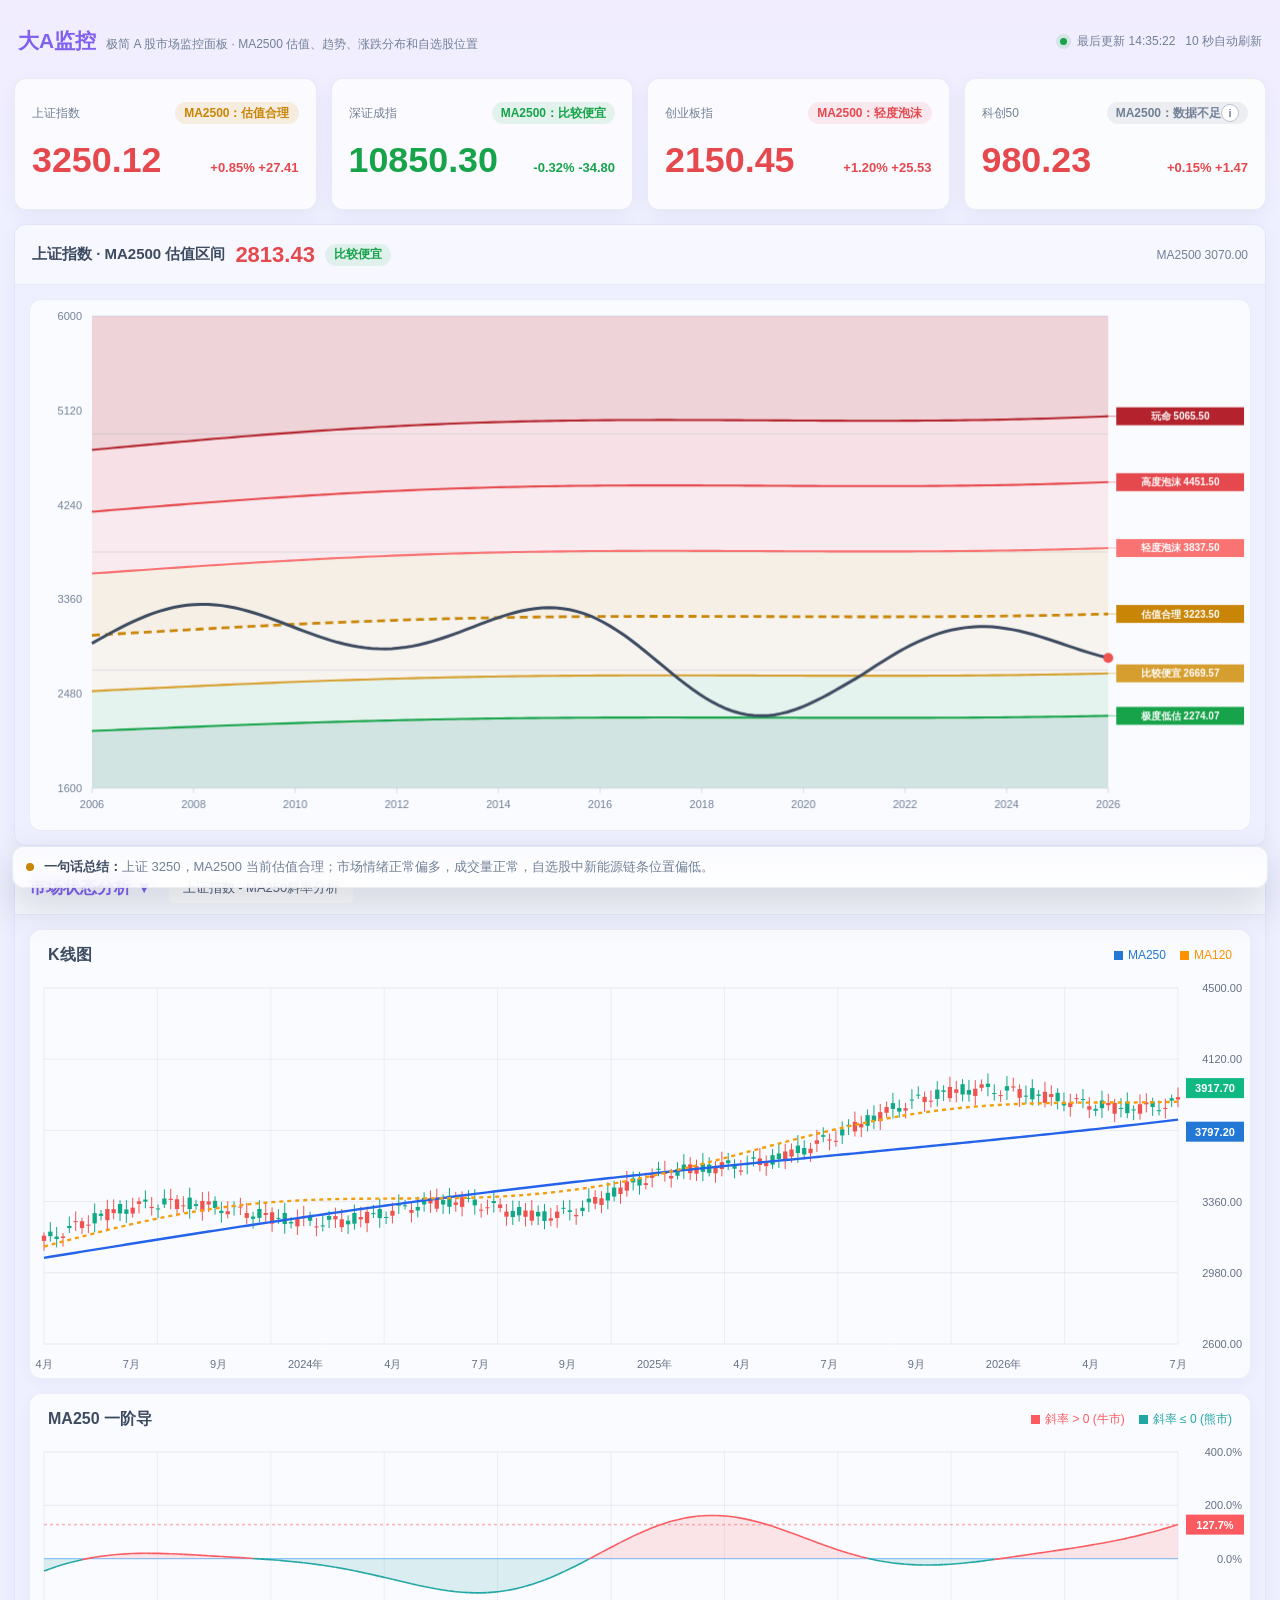
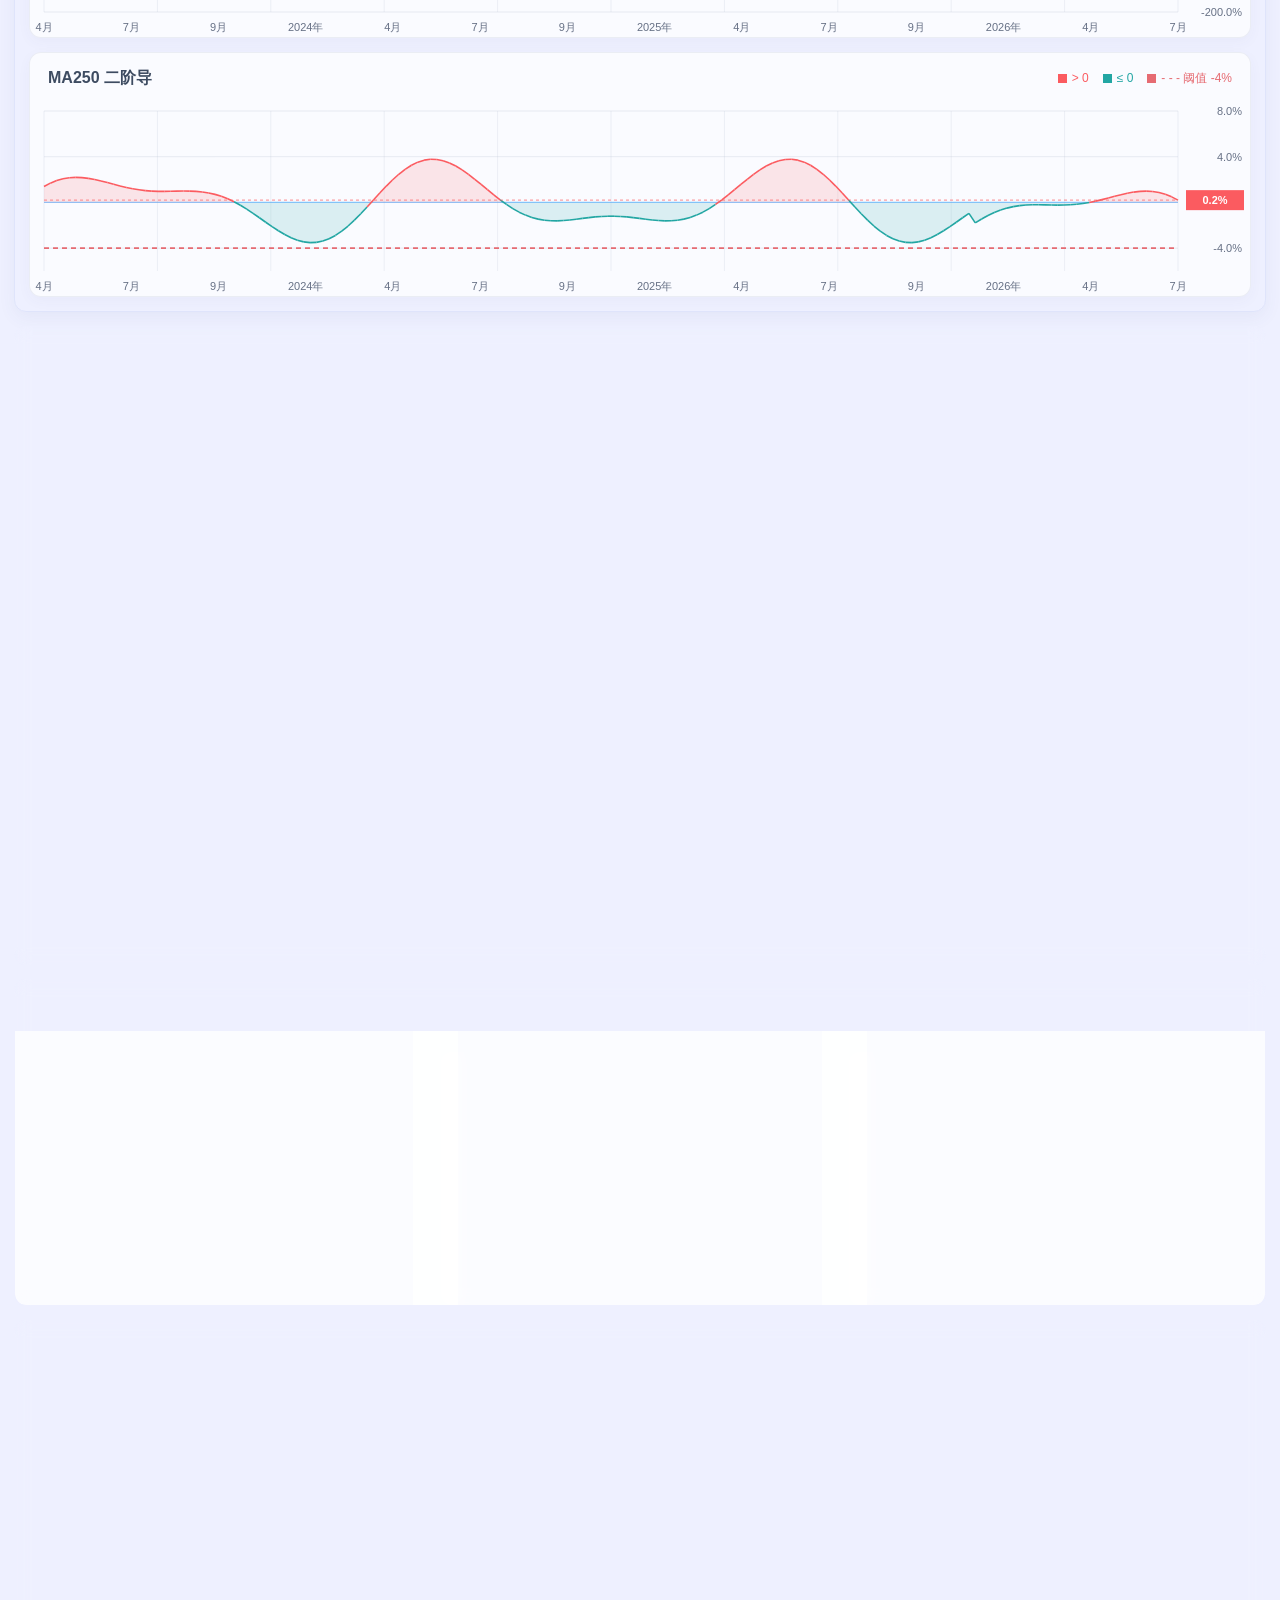
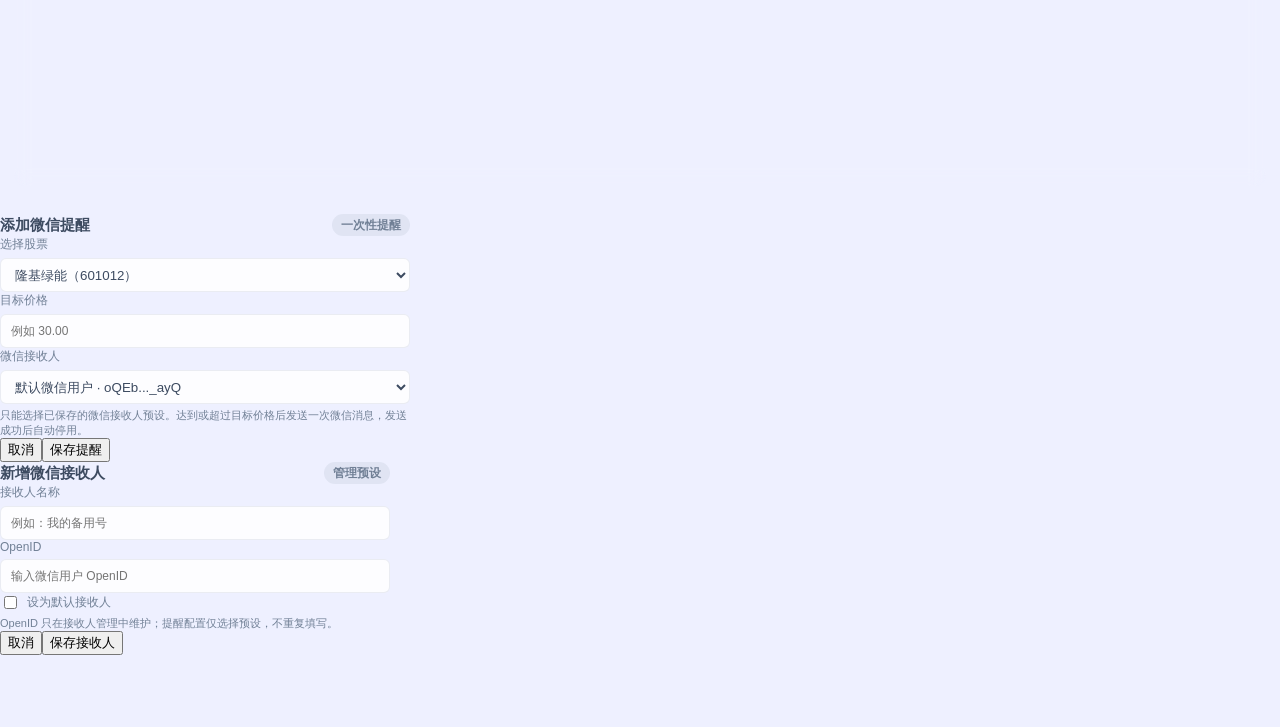
<file: design-prototype.html>
<!DOCTYPE html>
<html lang="zh-CN">
<head>
<meta charset="UTF-8">
<meta name="viewport" content="width=device-width, initial-scale=1.0">
<title>大A监控 · 设计原型</title>
<link rel="icon" href="data:,">
<style>
  :root {
    --bg: #eef0ff;
    --panel: rgba(255, 255, 255, .78);
    --panel-solid: #ffffff;
    --panel-soft: rgba(255, 255, 255, .56);
    --line: rgba(148, 163, 184, .18);
    --line-soft: rgba(100, 116, 139, .14);
    --text: #3d4b61;
    --muted: #718096;
    --red: #e5484d;
    --green: #16a34a;
    --orange: #c98505;
    --blue: #2563eb;
    --cyan: #0891b2;
    --shadow: 0 6px 18px rgba(76, 81, 140, .06);
    --radius: 12px;
    --gap: 14px;
  }

  * { box-sizing: border-box; }
  html, body { min-height: 100%; max-width: 100%; overflow-x: hidden; }
  body {
    margin: 0;
    padding-bottom: 72px;
    background: linear-gradient(180deg, #f1edff 0, var(--bg) 260px, #eef0ff 100%);
    color: var(--text);
    font-family: -apple-system, BlinkMacSystemFont, "Segoe UI", "PingFang SC", "Microsoft YaHei", sans-serif;
    font-size: 13px;
    letter-spacing: 0;
  }

  button, input { font: inherit; }

  .app {
    width: min(1480px, 100%);
    min-height: 100vh;
    margin: 0 auto;
    padding: 18px 14px 28px;
    display: grid;
    gap: var(--gap);
  }

  .topbar {
    display: grid;
    grid-template-columns: minmax(0, 1fr) auto;
    align-items: center;
    gap: 12px;
    min-height: 46px;
    padding: 0 4px;
  }

  .brand {
    display: flex;
    align-items: baseline;
    gap: 10px;
    min-width: 0;
  }

  h1 {
    margin: 0;
    color: #8061ef;
    font-size: 21px;
    font-weight: 780;
    white-space: nowrap;
  }

  .subtitle {
    color: var(--muted);
    font-size: 12px;
    overflow: hidden;
    text-overflow: ellipsis;
    white-space: nowrap;
  }

  .runtime {
    display: flex;
    justify-content: flex-end;
    align-items: center;
    gap: 10px;
    color: var(--muted);
    font-size: 12px;
    white-space: nowrap;
  }

  .dot {
    width: 7px;
    height: 7px;
    border-radius: 50%;
    background: var(--green);
    box-shadow: 0 0 0 4px rgba(22, 163, 74, .13);
  }

  .grid { display: grid; gap: var(--gap); min-width: 0; }
  .indices { grid-template-columns: repeat(4, minmax(0, 1fr)); }

  .card {
    min-width: 0;
    background: var(--panel);
    border: 1px solid var(--line);
    border-radius: var(--radius);
    box-shadow: var(--shadow);
    backdrop-filter: blur(8px);
  }

  .pill {
    display: inline-flex;
    align-items: center;
    justify-content: center;
    min-height: 22px;
    padding: 2px 9px;
    border-radius: 999px;
    font-size: 12px;
    font-weight: 720;
    line-height: 1.2;
    white-space: nowrap;
  }

  .pill.low { color: var(--green); background: rgba(22, 163, 74, .10); }
  .pill.fair { color: var(--orange); background: rgba(201, 133, 5, .12); }
  .pill.high { color: var(--red); background: rgba(229, 72, 77, .10); }
  .pill.blue { color: var(--blue); background: rgba(37, 99, 235, .10); }
  .pill.gray { color: var(--muted); background: rgba(100, 116, 139, .10); }

  .up { color: var(--red); }
  .down { color: var(--green); }
  .neutral { color: var(--orange); }
  .blue { color: var(--blue); }

  .section-head,
  .index-head,
  .stock-head {
    display: flex;
    align-items: center;
    justify-content: space-between;
    gap: 10px;
    min-width: 0;
  }

  .section-title {
    margin: 0;
    color: #3d4b61;
    font-size: 15px;
    font-weight: 760;
  }

  .section-sub {
    color: var(--muted);
    font-size: 12px;
  }

  .index-card {
    padding: 16px 17px;
    display: grid;
    gap: 12px;
    min-height: 132px;
    background: rgba(255, 255, 255, .72);
  }

  .index-card.insufficient { background: #fbfcfe; }

  .info-button {
    width: 18px;
    height: 18px;
    padding: 0;
    border: 1px solid #b8c4d4;
    border-radius: 50%;
    background: #fff;
    color: var(--muted);
    font-size: 11px;
    font-weight: 800;
    line-height: 16px;
  }

  .name {
    color: var(--muted);
    font-size: 12px;
    white-space: nowrap;
  }

  .value-row {
    display: flex;
    align-items: baseline;
    justify-content: space-between;
    gap: 8px;
  }

  .index-value {
    font-size: clamp(25px, 2.8vw, 38px);
    font-weight: 820;
    line-height: 1;
  }

  .change {
    font-weight: 720;
    white-space: nowrap;
  }

  .ma-card {
    padding: 0;
    display: grid;
    grid-template-rows: auto minmax(560px, 62vh);
    gap: 0;
    overflow: hidden;
    background: #eef0ff;
    border-color: #dfe4fb;
  }

  .ma-titlebar {
    min-height: 60px;
    padding: 12px 17px;
    background: rgba(255, 255, 255, .58);
    border-bottom: 1px solid rgba(148, 163, 184, .16);
    display: flex;
    justify-content: space-between;
    align-items: center;
    gap: 12px;
    flex-wrap: wrap;
  }

  .ma-title-left,
  .ma-title-meta {
    display: flex;
    align-items: center;
    gap: 10px;
    flex-wrap: wrap;
  }

  .ma-head-price {
    color: var(--red);
    font-size: 22px;
    font-weight: 820;
    line-height: 1;
  }

  .chart-wrap {
    position: relative;
    min-height: 0;
    margin: 14px;
    border: 1px solid rgba(148, 163, 184, .16);
    border-radius: 12px;
    overflow: hidden;
    background: rgba(255, 255, 255, .72);
  }

  .chart-empty {
    position: absolute;
    inset: 0;
    display: grid;
    place-items: center;
    padding: 20px;
    color: var(--muted);
    text-align: center;
    background: rgba(248, 250, 252, .88);
  }

  .chart-empty strong {
    display: block;
    margin-bottom: 5px;
    color: var(--text);
    font-size: 16px;
  }

  canvas { display: block; width: 100%; height: 100%; }

  .zone-labels {
    position: absolute;
    inset: 14px 12px 14px auto;
    width: 96px;
    display: grid;
    grid-template-rows: repeat(7, 1fr);
    pointer-events: none;
    color: #344054;
    font-size: 11px;
    font-weight: 760;
  }

  .zone-labels span {
    align-self: center;
    justify-self: end;
    padding: 2px 7px;
    border: 1px solid rgba(148, 163, 184, .28);
    border-radius: 999px;
    background: rgba(255, 255, 255, .78);
    backdrop-filter: blur(3px);
  }

  .analysis-card,
  .distribution-card,
  .stock-panel {
    padding: 16px 17px 17px;
    display: grid;
    gap: 12px;
  }

  .distribution-card,
  .stock-panel {
    padding: 0;
    overflow: hidden;
    background: #eef0ff;
    border-color: #dfe4fb;
  }

  .distribution-card > .section-head,
  .stock-panel > .section-head {
    min-height: 60px;
    margin: 0;
    padding: 12px 17px;
    background: rgba(255, 255, 255, .58);
    border-bottom: 1px solid rgba(148, 163, 184, .16);
  }

  .distribution-card > :not(.section-head),
  .stock-panel > :not(.section-head) {
    margin-right: 17px;
    margin-left: 17px;
  }

  .analysis-card {
    padding: 0;
    gap: 0;
    overflow: hidden;
    background: #eef0ff;
    border-color: #dfe4fb;
  }

  .analysis-toolbar {
    min-height: 54px;
    padding: 10px 14px;
    display: flex;
    align-items: center;
    gap: 16px;
    background: rgba(255, 255, 255, .58);
    border-bottom: 1px solid rgba(148, 163, 184, .16);
  }

  .analysis-toolbar .section-title {
    color: #8061ef;
    font-size: 17px;
  }

  .analysis-selector {
    display: inline-flex;
    align-items: center;
    min-height: 30px;
    padding: 0 14px;
    border: 0;
    border-radius: 5px;
    background: rgba(255, 255, 255, .76);
    color: #52627a;
    font-size: 13px;
  }

  .analysis-panels {
    display: grid;
    gap: 14px;
    padding: 14px;
  }

  .market-panel {
    min-width: 0;
    min-height: 0;
    overflow: hidden;
    border: 1px solid rgba(148, 163, 184, .16);
    border-radius: 12px;
    background: rgba(255, 255, 255, .72);
    box-shadow: 0 4px 14px rgba(76, 81, 140, .04);
  }

  .market-panel.trend-panel { height: 450px; }
  .market-panel.derivative-panel { height: 245px; }

  .market-panel-head {
    height: 50px;
    padding: 0 18px;
    display: flex;
    align-items: center;
    justify-content: space-between;
    gap: 12px;
    color: #3d4b61;
  }

  .market-panel-title {
    font-size: 16px;
    font-weight: 760;
  }

  .market-legend {
    display: flex;
    align-items: center;
    justify-content: flex-end;
    flex-wrap: wrap;
    gap: 14px;
    color: #667085;
    font-size: 12px;
  }

  .legend-item { white-space: nowrap; }
  .legend-item::before {
    content: "";
    display: inline-block;
    width: 9px;
    height: 9px;
    margin-right: 5px;
    background: currentColor;
    vertical-align: -1px;
  }

  .legend-item.blue-line { color: #2378d5; }
  .legend-item.orange-line { color: #ff9200; }
  .legend-item.red-line { color: #fb5b60; }
  .legend-item.teal-line { color: #22a6a3; }
  .legend-item.threshold { color: #e66b72; }

  .market-canvas-wrap {
    height: calc(100% - 50px);
    min-height: 0;
  }

  .tabs {
    display: inline-flex;
    align-items: center;
    gap: 4px;
    padding: 3px;
    border: 1px solid var(--line);
    border-radius: 999px;
    background: var(--panel-soft);
  }

  .tab {
    border: 0;
    border-radius: 999px;
    padding: 5px 11px;
    background: transparent;
    color: var(--muted);
    cursor: default;
  }

  .tab.active {
    color: var(--blue);
    background: rgba(37, 99, 235, .10);
    font-weight: 720;
  }

  .dist-summary {
    display: grid;
    grid-template-columns: repeat(4, minmax(0, 1fr));
    gap: 12px;
    align-items: stretch;
    padding-top: 2px;
  }

  .summary-item {
    min-width: 0;
    min-height: 116px;
    padding: 16px 18px;
    border: 1px solid var(--line);
    border-radius: 7px;
    background: var(--panel-soft);
    display: flex;
    flex-direction: column;
    justify-content: space-between;
  }

  .summary-item span {
    display: block;
    color: var(--muted);
    font-size: 12px;
  }

  .summary-item strong {
    display: block;
    margin-top: auto;
    padding-top: 12px;
    font-size: clamp(25px, 2.2vw, 32px);
    line-height: 1.1;
  }

  .summary-item.primary strong {
    font-size: clamp(25px, 2.2vw, 32px);
  }

  .summary-split {
    display: contents;
  }

  .summary-mini {
    min-width: 0;
    min-height: 116px;
    padding: 16px 18px;
    border: 1px solid var(--line);
    border-radius: 7px;
    background: var(--panel-soft);
    display: flex;
    flex-direction: column;
    justify-content: space-between;
  }

  .summary-mini span {
    display: block;
    color: var(--muted);
    font-size: 12px;
  }

  .summary-mini strong {
    display: block;
    margin-top: auto;
    padding-top: 12px;
    font-size: clamp(25px, 2.2vw, 32px);
    line-height: 1.1;
  }

  .summary-item strong > span,
  .summary-mini strong > span {
    display: inline;
  }

  .summary-pair {
    display: flex;
    align-items: baseline;
    gap: 18px;
  }

  .summary-pair .summary-value {
    display: inline-flex;
    align-items: baseline;
    gap: 5px;
    white-space: nowrap;
  }

  .summary-pair .summary-value small {
    color: var(--muted);
    font-size: 12px;
    font-weight: 700;
  }

  .amount-detail {
    display: grid;
    grid-template-columns: repeat(5, minmax(0, 1fr));
    gap: 10px;
  }

  .amount-item {
    min-width: 0;
    padding: 12px 14px;
    border: 1px solid var(--line);
    border-radius: 7px;
    background: var(--panel-soft);
  }

  .amount-item span {
    display: block;
    color: var(--muted);
    font-size: 11px;
  }

  .amount-item strong {
    display: block;
    margin-top: 6px;
    font-size: 18px;
    line-height: 1;
  }

  .amount-item small {
    display: block;
    margin-top: 6px;
    color: var(--muted);
    font-size: 11px;
  }

  .dist-chart {
    display: grid;
    grid-template-columns: repeat(11, 1fr);
    gap: 8px;
    align-items: end;
    min-height: 300px;
    padding: 24px 20px 14px;
    border: 1px solid rgba(148, 163, 184, .28);
    border-radius: 7px;
    background: rgba(255, 255, 255, .72);
  }

  .bucket {
    display: grid;
    grid-template-rows: auto 1fr auto;
    justify-items: center;
    gap: 8px;
    min-width: 0;
    height: 100%;
  }

  .bucket-count {
    font-weight: 780;
    font-size: 16px;
  }

  .bucket-bar-wrap {
    display: flex;
    align-items: end;
    width: min(38px, 80%);
    height: 205px;
    border-bottom: 1px solid #e5e7eb;
  }

  .bucket-bar {
    width: 100%;
    min-height: 3px;
    border-radius: 5px 5px 0 0;
    background: var(--muted);
  }

  .bucket.down .bucket-count { color: var(--green); }
  .bucket.down .bucket-bar { background: var(--green); }
  .bucket.up .bucket-count { color: var(--red); }
  .bucket.up .bucket-bar { background: var(--red); }
  .bucket.flat .bucket-count { color: var(--muted); }
  .bucket-label {
    color: var(--muted);
    font-weight: 680;
    white-space: nowrap;
  }

  .breadth-bar {
    height: 24px;
    overflow: hidden;
    border-radius: 999px;
    background: #eef2f7;
    display: flex;
  }

  .breadth-bar .down-part { background: var(--green); width: 88%; }
  .breadth-bar .flat-part { background: #b8c0cc; width: 1%; }
  .breadth-bar .up-part { background: var(--red); width: 11%; }

  .stock-tools {
    display: flex;
    align-items: center;
    gap: 8px;
  }

  .search-box {
    width: 230px;
    min-width: 180px;
    height: 30px;
    padding: 0 10px;
    border: 1px solid var(--line);
    border-radius: 6px;
    background: rgba(255, 255, 255, .8);
    color: var(--text);
    outline: none;
  }

  .icon-button {
    width: 30px;
    height: 30px;
    display: inline-grid;
    place-items: center;
    border: 1px solid var(--line);
    border-radius: 6px;
    color: var(--text);
    background: rgba(255, 255, 255, .8);
  }

  .stock-grid {
    display: grid;
    grid-template-columns: repeat(auto-fit, minmax(260px, 1fr));
    gap: 10px;
  }

  .stock-card {
    padding: 10px 12px;
    display: grid;
    grid-template-rows: auto auto auto auto auto;
    gap: 8px;
    background: rgba(255, 255, 255, .76);
  }

  .alert-panel {
    padding: 0;
    overflow: hidden;
    background: #eef0ff;
    border-color: #dfe4fb;
  }

  .alert-panel > .section-head {
    min-height: 60px;
    padding: 12px 17px;
    background: rgba(255, 255, 255, .58);
    border-bottom: 1px solid rgba(148, 163, 184, .16);
  }

  .alert-content {
    display: grid;
    gap: 10px;
    margin: 14px 17px 17px;
  }

  .recipient-manager {
    display: grid;
    gap: 9px;
    padding: 12px;
    border: 1px solid rgba(128, 97, 239, .16);
    border-radius: 8px;
    background: rgba(255, 255, 255, .58);
  }

  .recipient-head,
  .recipient-row {
    display: flex;
    align-items: center;
    justify-content: space-between;
    gap: 12px;
  }

  .recipient-head strong,
  .recipient-head small,
  .recipient-row strong,
  .recipient-row small {
    display: block;
  }

  .recipient-head small,
  .recipient-row small {
    margin-top: 3px;
    color: var(--muted);
    font-size: 11px;
  }

  .recipient-list {
    display: grid;
    gap: 7px;
  }

  .recipient-row {
    min-height: 48px;
    padding: 8px 10px;
    border: 1px solid var(--line);
    border-radius: 7px;
    background: rgba(255, 255, 255, .78);
  }

  .recipient-actions {
    display: flex;
    gap: 6px;
    flex: 0 0 auto;
  }

  .recipient-actions button {
    min-height: 26px;
    padding: 0 8px;
    border: 1px solid var(--line);
    border-radius: 5px;
    background: #fff;
    color: var(--muted);
    font-size: 11px;
  }

  .alert-divider {
    height: 1px;
    margin: 2px 0;
    background: var(--line-soft);
  }

  .alert-row {
    min-height: 64px;
    padding: 10px 12px;
    display: grid;
    grid-template-columns: minmax(0, 1fr) auto auto;
    align-items: center;
    gap: 12px;
    border: 1px solid var(--line);
    border-radius: 8px;
    background: rgba(255, 255, 255, .76);
  }

  .alert-row strong,
  .alert-row small {
    display: block;
  }

  .alert-row small,
  .alert-note {
    margin-top: 4px;
    color: var(--muted);
    font-size: 11px;
  }

  .alert-actions {
    display: flex;
    gap: 6px;
  }

  .alert-actions button,
  .primary-action {
    min-height: 30px;
    padding: 0 11px;
    border: 1px solid var(--line);
    border-radius: 6px;
    background: rgba(255, 255, 255, .82);
    color: var(--text);
    cursor: default;
  }

  .primary-action {
    color: #fff;
    background: #8061ef;
    border-color: #8061ef;
  }

  .alert-empty {
    padding: 24px 12px;
    text-align: center;
    color: var(--muted);
  }

  .alert-dialog {
    width: min(410px, calc(100vw - 28px));
  }

  .recipient-dialog {
    width: min(390px, calc(100vw - 28px));
  }

  .form-field {
    display: grid;
    gap: 5px;
    color: var(--muted);
    font-size: 12px;
  }

  .form-field input,
  .form-field select {
    width: 100%;
    height: 34px;
    padding: 0 10px;
    border: 1px solid var(--line);
    border-radius: 6px;
    background: rgba(255, 255, 255, .84);
    color: var(--text);
  }

  .form-check {
    display: flex;
    align-items: center;
    gap: 7px;
    color: var(--muted);
    font-size: 12px;
  }

  .stock-name { font-size: 14px; font-weight: 760; }
  .stock-code { color: var(--muted); font-size: 10px; }
  .stock-price { text-align: right; font-size: 18px; font-weight: 800; }

  .delete-button {
    width: 24px;
    height: 24px;
    border: 1px solid var(--line);
    border-radius: 6px;
    background: transparent;
    color: var(--muted);
  }

  .mapping {
    padding: 8px 10px;
    border: 1px solid rgba(37, 99, 235, .16);
    border-radius: 7px;
    background: rgba(37, 99, 235, .06);
    display: grid;
    grid-template-columns: 1fr auto;
    gap: 6px 8px;
    align-items: end;
  }

  .mapping-label { grid-column: 1 / -1; color: var(--blue); font-size: 10px; }
  .mapping-index { color: var(--blue); font-size: clamp(24px, 2.8vw, 31px); font-weight: 840; line-height: 1; }
  .mapping-now { text-align: right; color: var(--muted); font-size: 10px; }
  .mapping-now strong { display: block; color: var(--text); font-size: 13px; }

  .stock-meta {
    display: grid;
    grid-template-columns: repeat(3, 1fr);
    gap: 6px;
  }

  .meta-item {
    min-width: 0;
    text-align: center;
    padding-top: 6px;
    border-top: 1px solid var(--line-soft);
  }

  .meta-item span { display: block; color: var(--muted); font-size: 10px; }
  .meta-item strong { display: block; margin-top: 2px; font-size: 13px; white-space: nowrap; }

  .footer {
    position: fixed;
    left: max(12px, calc((100vw - 1480px) / 2 + 12px));
    right: max(12px, calc((100vw - 1480px) / 2 + 12px));
    bottom: 12px;
    z-index: 4;
    min-height: 42px;
    padding: 9px 13px;
    display: flex;
    align-items: center;
    gap: 10px;
    color: var(--muted);
    box-shadow: 0 16px 40px rgba(15, 23, 42, .16);
    backdrop-filter: blur(8px);
  }

  .footer strong { color: var(--text); }
  .summary-dot { width: 8px; height: 8px; border-radius: 50%; background: var(--orange); flex: 0 0 auto; }

  @media (max-width: 1200px) {
    .indices { grid-template-columns: repeat(2, minmax(0, 1fr)); }
    .ma-card { grid-template-rows: auto minmax(420px, 52vh); }
    .market-panel.trend-panel { height: 390px; }
    .market-panel.derivative-panel { height: 220px; }
    .dist-summary { grid-template-columns: repeat(2, minmax(0, 1fr)); }
    .amount-detail { grid-template-columns: repeat(3, minmax(0, 1fr)); }
    .footer { left: 10px; right: 10px; }
  }

  @media (max-width: 680px) {
    .app { padding: 10px; }
    .topbar { grid-template-columns: 1fr; }
    .brand { display: grid; gap: 2px; }
    .runtime { justify-content: flex-start; flex-wrap: wrap; }
    .indices, .stock-grid { grid-template-columns: 1fr; }
    .ma-card { grid-template-rows: auto minmax(420px, 62vh); }
    .analysis-toolbar { align-items: flex-start; flex-direction: column; gap: 6px; }
    .market-panel.trend-panel { height: 340px; }
    .market-panel.derivative-panel { height: 205px; }
    .market-panel-head { height: auto; min-height: 48px; padding: 8px 12px; align-items: flex-start; flex-direction: column; gap: 5px; }
    .market-canvas-wrap { height: calc(100% - 72px); }
    .dist-summary { grid-template-columns: 1fr; }
    .amount-detail { grid-template-columns: repeat(2, minmax(0, 1fr)); }
    .dist-chart { grid-template-columns: repeat(11, minmax(0, 1fr)); gap: 3px; padding-left: 8px; padding-right: 8px; }
    .bucket-label { font-size: 9px; }
    .search-box { flex: 1; width: auto; min-width: 0; }
    .stock-tools { width: 100%; justify-content: space-between; }
    .section-head { align-items: flex-start; flex-wrap: wrap; }
    .footer { align-items: flex-start; }
    .alert-row { grid-template-columns: 1fr auto; }
    .alert-actions { grid-column: 1 / -1; justify-content: flex-end; }
    .recipient-head, .recipient-row { align-items: flex-start; flex-wrap: wrap; }
    .recipient-actions { width: 100%; justify-content: flex-end; }
  }
</style>
</head>
<body>
<main class="app">
  <header class="topbar">
    <div class="brand">
      <h1>大A监控</h1>
      <span class="subtitle">极简 A 股市场监控面板 · MA2500 估值、趋势、涨跌分布和自选股位置</span>
    </div>
    <div class="runtime">
      <span class="dot"></span>
      <span>最后更新 14:35:22</span>
      <span>10 秒自动刷新</span>
    </div>
  </header>

  <section class="grid indices" aria-label="指数总览">
    <article class="card index-card">
      <div class="index-head"><span class="name">上证指数</span><span class="pill fair">MA2500：估值合理</span></div>
      <div class="value-row"><span class="index-value up">3250.12</span><span class="change up">+0.85% +27.41</span></div>
    </article>
    <article class="card index-card">
      <div class="index-head"><span class="name">深证成指</span><span class="pill low">MA2500：比较便宜</span></div>
      <div class="value-row"><span class="index-value down">10850.30</span><span class="change down">-0.32% -34.80</span></div>
    </article>
    <article class="card index-card">
      <div class="index-head"><span class="name">创业板指</span><span class="pill high">MA2500：轻度泡沫</span></div>
      <div class="value-row"><span class="index-value up">2150.45</span><span class="change up">+1.20% +25.53</span></div>
    </article>
    <article class="card index-card insufficient">
      <div class="index-head"><span class="name">科创50</span><span class="pill gray">MA2500：数据不足 <button class="info-button" title="样本不足，仅有 1820 / 2500 个交易日" aria-label="样本不足，仅有 1820 / 2500 个交易日">i</button></span></div>
      <div class="value-row"><span class="index-value up">980.23</span><span class="change up">+0.15% +1.47</span></div>
    </article>
  </section>

  <section class="grid" aria-label="MA2500 核心模块">
    <article class="card ma-card">
      <div class="ma-titlebar">
        <div class="ma-title-left">
          <h2 class="section-title">上证指数 · MA2500 估值区间</h2>
          <span class="ma-head-price">2813.43</span>
          <span class="pill low">比较便宜</span>
        </div>
        <div class="ma-title-meta">
          <span class="section-sub">MA2500 3070.00</span>
        </div>
      </div>
      <div class="chart-wrap">
        <canvas id="maChart"></canvas>
      </div>
    </article>
  </section>

  <section class="grid" aria-label="市场状态分析">
    <article class="card analysis-card">
      <div class="analysis-toolbar">
        <h2 class="section-title">市场状态分析 ▼</h2>
        <span class="analysis-selector">上证指数 - MA250斜率分析</span>
      </div>
      <div class="analysis-panels">
        <section class="market-panel trend-panel" aria-label="K线图">
          <div class="market-panel-head">
            <strong class="market-panel-title">K线图</strong>
            <div class="market-legend">
              <span class="legend-item blue-line">MA250</span>
              <span class="legend-item orange-line">MA120</span>
            </div>
          </div>
          <div class="market-canvas-wrap"><canvas id="trendChart"></canvas></div>
        </section>
        <section class="market-panel derivative-panel" aria-label="MA250 一阶导">
          <div class="market-panel-head">
            <strong class="market-panel-title">MA250 一阶导</strong>
            <div class="market-legend">
              <span class="legend-item red-line">斜率 &gt; 0 (牛市)</span>
              <span class="legend-item teal-line">斜率 &le; 0 (熊市)</span>
            </div>
          </div>
          <div class="market-canvas-wrap"><canvas id="slopeChart"></canvas></div>
        </section>
        <section class="market-panel derivative-panel" aria-label="MA250 二阶导">
          <div class="market-panel-head">
            <strong class="market-panel-title">MA250 二阶导</strong>
            <div class="market-legend">
              <span class="legend-item red-line">&gt; 0</span>
              <span class="legend-item teal-line">&le; 0</span>
              <span class="legend-item threshold">- - - 阈值 -4%</span>
            </div>
          </div>
          <div class="market-canvas-wrap"><canvas id="accelChart"></canvas></div>
        </section>
      </div>
    </article>
  </section>

  <section class="grid" aria-label="涨跌分布">
    <article class="card distribution-card">
      <div class="section-head">
        <div>
          <h2 class="section-title">涨跌分布</h2>
          <div class="section-sub">融合市场情绪、成交量和全市场涨跌幅分桶</div>
        </div>
        <span class="pill fair">情绪正常偏多</span>
      </div>
      <div class="dist-summary">
        <div class="summary-item primary">
          <span>市场广度</span>
          <strong class="summary-pair">
            <span class="summary-value up">617 <small>涨</small></span>
            <span class="summary-value down">4870 <small>跌</small></span>
          </strong>
        </div>
        <div class="summary-split">
          <div class="summary-mini"><span>涨跌比</span><strong class="down">0.13</strong></div>
          <div class="summary-mini"><span>涨停 / 跌停</span><strong><span class="up">30</span> / <span class="down">39</span></strong></div>
          <div class="summary-mini"><span>成交额 / 量能</span><strong>1.28 <small style="font-size:12px;color:var(--muted)">万亿</small> <span class="neutral" style="font-size:14px">正常</span></strong></div>
        </div>
      </div>
      <div class="dist-chart">
        <div class="bucket down"><span class="bucket-count">30</span><div class="bucket-bar-wrap"><i class="bucket-bar" style="height: 3%"></i></div><span class="bucket-label">&lt;-10%</span></div>
        <div class="bucket down"><span class="bucket-count">214</span><div class="bucket-bar-wrap"><i class="bucket-bar" style="height: 10%"></i></div><span class="bucket-label">-10~-7%</span></div>
        <div class="bucket down"><span class="bucket-count">546</span><div class="bucket-bar-wrap"><i class="bucket-bar" style="height: 26%"></i></div><span class="bucket-label">-7~-5%</span></div>
        <div class="bucket down"><span class="bucket-count">2003</span><div class="bucket-bar-wrap"><i class="bucket-bar" style="height: 96%"></i></div><span class="bucket-label">-5~-3%</span></div>
        <div class="bucket down"><span class="bucket-count">2077</span><div class="bucket-bar-wrap"><i class="bucket-bar" style="height: 100%"></i></div><span class="bucket-label">-3~0%</span></div>
        <div class="bucket flat"><span class="bucket-count">30</span><div class="bucket-bar-wrap"><i class="bucket-bar" style="height: 3%"></i></div><span class="bucket-label">0%</span></div>
        <div class="bucket up"><span class="bucket-count">427</span><div class="bucket-bar-wrap"><i class="bucket-bar" style="height: 21%"></i></div><span class="bucket-label">0~3%</span></div>
        <div class="bucket up"><span class="bucket-count">84</span><div class="bucket-bar-wrap"><i class="bucket-bar" style="height: 5%"></i></div><span class="bucket-label">3~5%</span></div>
        <div class="bucket up"><span class="bucket-count">45</span><div class="bucket-bar-wrap"><i class="bucket-bar" style="height: 4%"></i></div><span class="bucket-label">5~7%</span></div>
        <div class="bucket up"><span class="bucket-count">36</span><div class="bucket-bar-wrap"><i class="bucket-bar" style="height: 3%"></i></div><span class="bucket-label">7~10%</span></div>
        <div class="bucket up"><span class="bucket-count">25</span><div class="bucket-bar-wrap"><i class="bucket-bar" style="height: 3%"></i></div><span class="bucket-label">&gt;10%</span></div>
      </div>
      <div class="breadth-bar" aria-label="涨跌占比">
        <span class="down-part"></span><span class="flat-part"></span><span class="up-part"></span>
      </div>
      <div class="amount-detail" aria-label="成交额明细">
        <div class="amount-item"><span>全A</span><strong>1.28 万亿</strong><small class="neutral">量能 正常 · +4%</small></div>
        <div class="amount-item"><span>沪市A股</span><strong>4920 亿</strong><small class="up">活跃 · +12%</small></div>
        <div class="amount-item"><span>深市A股</span><strong>6580 亿</strong><small class="neutral">正常 · -2%</small></div>
        <div class="amount-item"><span>北交所</span><strong>86 亿</strong><small class="down">低迷 · -18%</small></div>
        <div class="amount-item"><span>ETF</span><strong>3120 亿</strong><small class="up">活跃 · +9%</small></div>
      </div>
    </article>
  </section>

  <section class="grid" aria-label="自选股">
    <article class="card stock-panel">
      <div class="section-head">
        <h2 class="section-title">自选股 · 卡片网格（5 / 20）</h2>
        <div class="stock-tools">
          <input class="search-box" type="text" value="隆基" aria-label="搜索股票">
          <button class="icon-button" title="添加股票" aria-label="添加股票">+</button>
          <button class="icon-button" title="重新加载" aria-label="重新加载">↻</button>
        </div>
      </div>
      <div class="stock-grid">
        <article class="card stock-card">
          <div class="stock-head"><div><div class="stock-name">隆基绿能</div><div class="stock-code">601012</div></div><button class="delete-button">×</button></div>
          <div class="stock-head"><span class="stock-price down">22.45</span><span class="change down">-1.12%</span></div>
          <div class="mapping"><div class="mapping-label">历史分位映射上证</div><div class="mapping-index">2782</div><div class="mapping-now">当前上证<strong class="up">位置更高 ↑</strong></div></div>
          <div class="stock-meta"><div class="meta-item"><span>个股分位</span><strong class="down">18%</strong></div><div class="meta-item"><span>大盘分位</span><strong>72%</strong></div><div class="meta-item"><span>分位差</span><strong class="up">+54</strong></div></div>
          <div class="stock-meta"><div class="meta-item"><span>PE</span><strong>12.3</strong></div><div class="meta-item"><span>PB</span><strong>1.85</strong></div><div class="meta-item"><span>市值</span><strong>1680亿</strong></div></div>
        </article>
        <article class="card stock-card">
          <div class="stock-head"><div><div class="stock-name">比亚迪</div><div class="stock-code">002594</div></div><button class="delete-button">×</button></div>
          <div class="stock-head"><span class="stock-price up">268.30</span><span class="change up">+0.64%</span></div>
          <div class="mapping"><div class="mapping-label">历史分位映射上证</div><div class="mapping-index">3500</div><div class="mapping-now">当前上证<strong class="down">位置更低 ↓</strong></div></div>
          <div class="stock-meta"><div class="meta-item"><span>个股分位</span><strong class="up">82%</strong></div><div class="meta-item"><span>大盘分位</span><strong>72%</strong></div><div class="meta-item"><span>分位差</span><strong class="down">-10</strong></div></div>
          <div class="stock-meta"><div class="meta-item"><span>PE</span><strong>32.1</strong></div><div class="meta-item"><span>PB</span><strong>5.80</strong></div><div class="meta-item"><span>市值</span><strong>8120亿</strong></div></div>
        </article>
        <article class="card stock-card">
          <div class="stock-head"><div><div class="stock-name">宁德时代</div><div class="stock-code">300750</div></div><button class="delete-button">×</button></div>
          <div class="stock-head"><span class="stock-price down">184.60</span><span class="change down">-0.46%</span></div>
          <div class="mapping"><div class="mapping-label">历史分位映射上证</div><div class="mapping-index">2890</div><div class="mapping-now">当前上证<strong class="up">位置更高 ↑</strong></div></div>
          <div class="stock-meta"><div class="meta-item"><span>个股分位</span><strong class="down">24%</strong></div><div class="meta-item"><span>大盘分位</span><strong>72%</strong></div><div class="meta-item"><span>分位差</span><strong class="up">+48</strong></div></div>
          <div class="stock-meta"><div class="meta-item"><span>PE</span><strong>18.9</strong></div><div class="meta-item"><span>PB</span><strong>4.02</strong></div><div class="meta-item"><span>市值</span><strong>8124亿</strong></div></div>
        </article>
      </div>
    </article>
  </section>

  <section class="grid" aria-label="微信提醒">
    <article class="card alert-panel">
      <div class="section-head">
        <div>
          <h2 class="section-title">微信提醒</h2>
          <div class="section-sub">目标价格达到后发送一次微信消息，触发后自动停用</div>
        </div>
        <button class="primary-action" type="button">添加提醒</button>
      </div>
      <div class="alert-content">
        <div class="recipient-manager">
          <div class="recipient-head">
            <div><strong>微信接收人管理</strong><small>先保存接收人预设，添加提醒时从下拉框选择</small></div>
            <button class="primary-action" type="button">新增接收人</button>
          </div>
          <div class="recipient-list">
            <div class="recipient-row">
              <div><strong>默认微信用户</strong><small>OpenID oQEb..._ayQ</small></div>
              <span class="pill blue">默认</span>
              <div class="recipient-actions"><button type="button">删除</button></div>
            </div>
            <div class="recipient-row">
              <div><strong>我的备用号</strong><small>OpenID wxu8...91K</small></div>
              <span class="pill gray">备用</span>
              <div class="recipient-actions"><button type="button">设为默认</button><button type="button">删除</button></div>
            </div>
          </div>
        </div>
        <div class="alert-divider"></div>
        <div class="alert-row">
          <div><strong>隆基绿能 · 601012</strong><small>目标价格 30.00 · 默认微信用户</small></div>
          <span class="pill fair">监测中</span>
          <div class="alert-actions"><button type="button">停用</button><button type="button">删除</button></div>
        </div>
        <div class="alert-row">
          <div><strong>比亚迪 · 002594</strong><small>目标价格 300.00 · OpenID oQEb..._ayQ</small></div>
          <span class="pill gray">已触发并停用</span>
          <div class="alert-actions"><button type="button">删除</button></div>
        </div>
        <div class="alert-note">每条提醒只发送一次，不会因价格反复波动重复发送；如需再次提醒，请重新添加。</div>
      </div>
    </article>
  </section>

  <footer class="card footer">
    <span class="summary-dot"></span>
    <span><strong>一句话总结：</strong>上证 3250，MA2500 当前估值合理；市场情绪正常偏多，成交量正常，自选股中新能源链条位置偏低。</span>
  </footer>
</main>

<aside class="dialog alert-dialog" aria-label="添加微信提醒">
  <div class="section-head"><h2 class="section-title">添加微信提醒</h2><span class="pill gray">一次性提醒</span></div>
  <label class="form-field">选择股票<select><option>隆基绿能（601012）</option><option>比亚迪（002594）</option><option>宁德时代（300750）</option></select></label>
  <label class="form-field">目标价格<input type="number" min="0.01" step="0.01" placeholder="例如 30.00"></label>
  <label class="form-field">微信接收人<select><option>默认微信用户 · oQEb..._ayQ</option><option>我的备用号 · wxu8...91K</option></select></label>
  <div class="alert-note">只能选择已保存的微信接收人预设。达到或超过目标价格后发送一次微信消息，发送成功后自动停用。</div>
  <div class="dialog-actions"><button type="button">取消</button><button class="primary" type="button">保存提醒</button></div>
</aside>

<aside class="dialog recipient-dialog" aria-label="新增微信接收人">
  <div class="section-head"><h2 class="section-title">新增微信接收人</h2><span class="pill gray">管理预设</span></div>
  <label class="form-field">接收人名称<input type="text" placeholder="例如：我的备用号"></label>
  <label class="form-field">OpenID<input type="text" placeholder="输入微信用户 OpenID"></label>
  <label class="form-check"><input type="checkbox"> 设为默认接收人</label>
  <div class="alert-note">OpenID 只在接收人管理中维护；提醒配置仅选择预设，不重复填写。</div>
  <div class="dialog-actions"><button type="button">取消</button><button class="primary" type="button">保存接收人</button></div>
</aside>

<script>
(function () {
  function fitCanvas(canvas, draw) {
    var box = canvas.parentElement.getBoundingClientRect();
    var dpr = window.devicePixelRatio || 1;
    var w = Math.max(320, Math.floor(box.width));
    var h = Math.max(160, Math.floor(box.height));
    canvas.width = w * dpr;
    canvas.height = h * dpr;
    var ctx = canvas.getContext("2d");
    ctx.setTransform(dpr, 0, 0, dpr, 0, 0);
    draw(ctx, w, h);
  }

  function linePath(ctx, arr, x, y) {
    ctx.beginPath();
    arr.forEach(function (v, i) {
      if (i === 0) ctx.moveTo(x(i), y(v));
      else ctx.lineTo(x(i), y(v));
    });
    ctx.stroke();
  }

  function drawGrid(ctx, left, top, w, h) {
    ctx.strokeStyle = "rgba(148,163,184,.28)";
    ctx.lineWidth = 1;
    for (var g = 0; g <= 4; g++) {
      var gy = top + g / 4 * h;
      ctx.beginPath();
      ctx.moveTo(left, gy);
      ctx.lineTo(left + w, gy);
      ctx.stroke();
    }
  }

  function drawMA(ctx, width, height) {
    ctx.clearRect(0, 0, width, height);
    var left = 62, right = 142, top = 16, bottom = 42;
    var w = width - left - right, h = height - top - bottom;
    var min = 1600, max = 6000, count = 150;
    function x(i) { return left + i / (count - 1) * w; }
    function y(v) { return top + (max - v) / (max - min) * h; }
    function ma1(i) {
      var t = i / (count - 1);
      return 2880 + t * 250 + Math.sin(t * Math.PI * 1.5) * 60;
    }
    function close(i) {
      var t = i / (count - 1);
      return 2950 + Math.sin(t * Math.PI * 5.2) * 260 + Math.sin(t * Math.PI * 1.6) * 210 + Math.max(0, t - .76) * 900 - Math.exp(-Math.pow((t - .62) / .12, 2)) * 430;
    }
    function fillBand(upper, lower, color) {
      ctx.beginPath();
      for (var i = 0; i < count; i++) {
        if (i === 0) ctx.moveTo(x(i), y(ma1(i) * upper));
        else ctx.lineTo(x(i), y(ma1(i) * upper));
      }
      for (var j = count - 1; j >= 0; j--) ctx.lineTo(x(j), y(ma1(j) * lower));
      ctx.closePath();
      ctx.fillStyle = color;
      ctx.fill();
    }

    // Extend the outer bands to the plot edges; the six standard lines remain the only labels.
    ctx.beginPath();
    ctx.moveTo(x(0), top);
    ctx.lineTo(x(count - 1), top);
    for (var topIndex = count - 1; topIndex >= 0; topIndex--) ctx.lineTo(x(topIndex), y(ma1(topIndex) * 1.65));
    ctx.closePath();
    ctx.fillStyle = "rgba(180,35,45,.18)";
    ctx.fill();
    fillBand(1.65, 1.45, "rgba(229,72,77,.14)");
    fillBand(1.45, 1.25, "rgba(229,72,77,.09)");
    fillBand(1.25, 1.05, "rgba(201,133,5,.10)");
    fillBand(1.05, 1 / 1.15, "rgba(201,133,5,.06)");
    fillBand(1 / 1.15, 1 / 1.35, "rgba(22,163,74,.09)");
    ctx.beginPath();
    ctx.moveTo(x(0), y(ma1(0) * (1 / 1.35)));
    for (var bottomIndex = 1; bottomIndex < count; bottomIndex++) ctx.lineTo(x(bottomIndex), y(ma1(bottomIndex) * (1 / 1.35)));
    ctx.lineTo(x(count - 1), top + h);
    ctx.lineTo(x(0), top + h);
    ctx.closePath();
    ctx.fillStyle = "rgba(7,112,74,.16)";
    ctx.fill();

    drawGrid(ctx, left, top, w, h);
    var valuationLines = [
      [1.65, "#b4232d", "玩命"],
      [1.45, "#e5484d", "高度泡沫"],
      [1.25, "#f97373", "轻度泡沫"],
      [1.05, "#c98505", "估值合理"],
      [1 / 1.15, "#d69e2e", "比较便宜"],
      [1 / 1.35, "#16a34a", "极度低估"]
    ];
    var rightLabels = [];
    valuationLines.forEach(function (line) {
      var values = [];
      for (var lineIndex = 0; lineIndex < count; lineIndex++) values.push(ma1(lineIndex) * line[0]);
      ctx.strokeStyle = line[1];
      ctx.lineWidth = line[2] === "估值合理" ? 2.8 : 2.1;
      ctx.setLineDash(line[2] === "估值合理" ? [8, 5] : []);
      linePath(ctx, values, x, y);
      ctx.setLineDash([]);
      rightLabels.push({ value: values[count - 1], color: line[1], text: line[2] + " " + values[count - 1].toFixed(2) });
    });

    var priceValues = [];
    for (var priceIndex = 0; priceIndex < count; priceIndex++) priceValues.push(close(priceIndex));
    ctx.strokeStyle = "#3d4b61";
    ctx.lineWidth = 3;
    linePath(ctx, priceValues, x, y);
    ctx.fillStyle = "#ef5350";
    ctx.beginPath();
    ctx.arc(x(count - 1), y(priceValues[count - 1]), 5, 0, Math.PI * 2);
    ctx.fill();

    rightLabels.sort(function (a, b) { return y(a.value) - y(b.value); });
    var previousTagY = top - 20;
    var labelX = left + w + 8;
    var labelWidth = right - 14;
    rightLabels.forEach(function (label) {
      var tagY = Math.max(top + 10, Math.min(top + h - 10, y(label.value)));
      if (tagY - previousTagY < 19) tagY = previousTagY + 19;
      tagY = Math.min(top + h - 10, tagY);
      ctx.strokeStyle = label.color;
      ctx.globalAlpha = .5;
      ctx.lineWidth = 1;
      ctx.beginPath();
      ctx.moveTo(left + w, y(label.value));
      ctx.lineTo(labelX, tagY);
      ctx.stroke();
      ctx.globalAlpha = 1;
      ctx.fillStyle = label.color;
      ctx.fillRect(labelX, tagY - 9, labelWidth, 18);
      ctx.fillStyle = "#fff";
      ctx.font = "700 10px sans-serif";
      ctx.textAlign = "center";
      ctx.fillText(label.text, labelX + labelWidth / 2, tagY + 3.5);
      previousTagY = tagY;
    });

    ctx.font = "11px sans-serif";
    ctx.textAlign = "right";
    ctx.fillStyle = "#718096";
    for (var axisIndex = 0; axisIndex <= 5; axisIndex++) {
      var axisValue = max - axisIndex / 5 * (max - min);
      ctx.fillText(String(Math.round(axisValue)), left - 10, y(axisValue) + 4);
    }
    var years = ["2006", "2008", "2010", "2012", "2014", "2016", "2018", "2020", "2022", "2024", "2026"];
    ctx.textAlign = "center";
    years.forEach(function (year, yearIndex) {
      var px = left + yearIndex / (years.length - 1) * w;
      ctx.strokeStyle = "rgba(148,163,184,.35)";
      ctx.beginPath();
      ctx.moveTo(px, top + h);
      ctx.lineTo(px, top + h + 5);
      ctx.stroke();
      ctx.fillStyle = "#718096";
      ctx.fillText(year, px, top + h + 20);
    });
  }

  function drawTrend(ctx, width, height) {
    ctx.clearRect(0, 0, width, height);
    var left = 14, right = 72, top = 8, bottom = 34;
    var w = width - left - right, h = height - top - bottom;
    var count = 180, min = 2600, max = 4500;
    function x(i) { return left + i / (count - 1) * w; }
    function y(v) { return top + (max - v) / (max - min) * h; }
    var close = [], ma250 = [], ma120 = [], candles = [];
    for (var i = 0; i < count; i++) {
      var t = i / (count - 1);
      var base = 3150 + t * 850 + Math.sin(t * Math.PI * 5.6) * 115 - Math.exp(-Math.pow((t - .45) / .08, 2)) * 360;
      var open = base + Math.sin(i * 1.7) * 34;
      var closeValue = base + Math.cos(i * 1.23) * 28;
      var high = Math.max(open, closeValue) + 18 + Math.abs(Math.sin(i * 2.1)) * 38;
      var low = Math.min(open, closeValue) - 18 - Math.abs(Math.cos(i * 1.9)) * 34;
      candles.push({ open: open, close: closeValue, high: high, low: low });
      close.push(closeValue);
      ma250.push(3060 + t * 780 + Math.sin(t * Math.PI * 1.4) * 45);
      ma120.push(3120 + t * 820 + Math.sin(t * Math.PI * 3.2) * 80);
    }

    ctx.font = "11px sans-serif";
    ctx.textAlign = "right";
    for (var g = 0; g <= 5; g++) {
      var value = max - g / 5 * (max - min);
      var gy = y(value);
      ctx.strokeStyle = "rgba(148,163,184,.18)";
      ctx.lineWidth = 1;
      ctx.beginPath();
      ctx.moveTo(left, gy);
      ctx.lineTo(left + w, gy);
      ctx.stroke();
      ctx.fillStyle = "#667085";
      ctx.fillText(value.toFixed(2), width - 8, gy + 4);
    }
    for (var vg = 0; vg <= 10; vg++) {
      var vx = left + vg / 10 * w;
      ctx.strokeStyle = "rgba(148,163,184,.14)";
      ctx.beginPath();
      ctx.moveTo(vx, top);
      ctx.lineTo(vx, top + h);
      ctx.stroke();
    }

    var candleWidth = Math.max(2, Math.min(6, w / count * .68));
    candles.forEach(function (candle, index) {
      var rising = candle.close >= candle.open;
      var color = rising ? "#ef5350" : "#10a985";
      var px = x(index);
      ctx.strokeStyle = color;
      ctx.fillStyle = color;
      ctx.lineWidth = 1;
      ctx.beginPath();
      ctx.moveTo(px, y(candle.high));
      ctx.lineTo(px, y(candle.low));
      ctx.stroke();
      var bodyTop = y(Math.max(candle.open, candle.close));
      var bodyHeight = Math.max(1, Math.abs(y(candle.open) - y(candle.close)));
      ctx.fillRect(px - candleWidth / 2, bodyTop, candleWidth, bodyHeight);
    });

    ctx.lineWidth = 2.4;
    ctx.strokeStyle = "#2563eb";
    linePath(ctx, ma250, x, y);
    ctx.strokeStyle = "#f59e0b";
    ctx.setLineDash([4, 4]);
    linePath(ctx, ma120, x, y);
    ctx.setLineDash([]);

    var last = candles[count - 1].close;
    function valueTag(value, color, offset) {
      var tagY = Math.max(top + 10, Math.min(top + h - 10, y(value) + offset));
      ctx.fillStyle = color;
      ctx.fillRect(width - 64, tagY - 10, 58, 20);
      ctx.fillStyle = "#fff";
      ctx.font = "700 11px sans-serif";
      ctx.textAlign = "center";
      ctx.fillText(value.toFixed(2), width - 35, tagY + 4);
    }
    valueTag(last, "#10b981", -9);
    valueTag(ma250[count - 1], "#2378d5", 12);

    var dates = ["4月", "7月", "9月", "2024年", "4月", "7月", "9月", "2025年", "4月", "7月", "9月", "2026年", "4月", "7月"];
    ctx.textAlign = "center";
    ctx.fillStyle = "#667085";
    ctx.font = "11px sans-serif";
    dates.forEach(function (label, index) {
      var px = left + index / (dates.length - 1) * w;
      ctx.fillText(label, px, height - 10);
    });
  }

  function drawOsc(ctx, width, height, label, color) {
    ctx.clearRect(0, 0, width, height);
    var left = 14, right = 72, top = 8, bottom = 25;
    var w = width - left - right, h = height - top - bottom;
    var count = 180;
    var isAccel = label.indexOf("二阶") >= 0;
    var min = isAccel ? -.06 : -2;
    var max = isAccel ? .08 : 4;
    function x(i) { return left + i / (count - 1) * w; }
    function y(v) { return top + (max - v) / (max - min) * h; }
    var arr = [];
    for (var i = 0; i < count; i++) {
      var t = i / (count - 1);
      arr.push(isAccel
        ? Math.sin(t * Math.PI * 7) * .026 + Math.cos(t * Math.PI * 12) * .014 - (t > .82 ? .012 : 0)
        : Math.sin(t * Math.PI * 4.2) * 1.05 + Math.cos(t * Math.PI * 7) * .34 + (t * 1.8 - .8));
    }

    var ticks = isAccel ? [.08, .04, 0, -.04] : [4, 2, 0, -2];
    ctx.font = "11px sans-serif";
    ctx.textAlign = "right";
    ticks.forEach(function (tick) {
      var gy = y(tick);
      ctx.strokeStyle = tick === 0 ? "#8bc6ff" : "rgba(148,163,184,.18)";
      ctx.lineWidth = tick === 0 ? 1.3 : 1;
      ctx.beginPath();
      ctx.moveTo(left, gy);
      ctx.lineTo(left + w, gy);
      ctx.stroke();
      ctx.fillStyle = "#667085";
      ctx.fillText(isAccel ? (tick * 100).toFixed(1) + "%" : (tick * 100).toFixed(1) + "%", width - 8, gy + 4);
    });
    for (var vg = 0; vg <= 10; vg++) {
      var vx = left + vg / 10 * w;
      ctx.strokeStyle = "rgba(148,163,184,.14)";
      ctx.beginPath();
      ctx.moveTo(vx, top);
      ctx.lineTo(vx, top + h);
      ctx.stroke();
    }

    // Fill each side of the zero axis and color the stroke by its sign.
    var zeroY = y(0);
    for (var side = 0; side < 2; side++) {
      ctx.beginPath();
      ctx.moveTo(x(0), zeroY);
      for (var areaIndex = 0; areaIndex < count; areaIndex++) {
        var areaValue = side === 0 ? Math.max(0, arr[areaIndex]) : Math.min(0, arr[areaIndex]);
        ctx.lineTo(x(areaIndex), y(areaValue));
      }
      ctx.lineTo(x(count - 1), zeroY);
      ctx.closePath();
      ctx.fillStyle = side === 0 ? "rgba(251,91,96,.14)" : "rgba(34,166,163,.14)";
      ctx.fill();
    }
    ctx.lineWidth = 1.6;
    for (var segment = 1; segment < count; segment++) {
      ctx.strokeStyle = arr[segment] > 0 ? "#fb5b60" : "#22a6a3";
      ctx.beginPath();
      ctx.moveTo(x(segment - 1), y(arr[segment - 1]));
      ctx.lineTo(x(segment), y(arr[segment]));
      ctx.stroke();
    }
    if (isAccel) {
      ctx.setLineDash([5, 4]);
      ctx.strokeStyle = "#e66b72";
      ctx.beginPath();
      ctx.moveTo(left, y(-.04));
      ctx.lineTo(left + w, y(-.04));
      ctx.stroke();
      ctx.setLineDash([]);
    }

    var current = arr[count - 1];
    var currentY = Math.max(top + 10, Math.min(top + h - 10, y(current)));
    ctx.setLineDash([3, 3]);
    ctx.strokeStyle = current > 0 ? "rgba(251,91,96,.45)" : "rgba(34,166,163,.45)";
    ctx.beginPath();
    ctx.moveTo(left, currentY);
    ctx.lineTo(left + w, currentY);
    ctx.stroke();
    ctx.setLineDash([]);
    ctx.fillStyle = current > 0 ? "#fb5b60" : "#22a6a3";
    ctx.fillRect(width - 64, currentY - 10, 58, 20);
    ctx.fillStyle = "#fff";
    ctx.font = "700 11px sans-serif";
    ctx.textAlign = "center";
    ctx.fillText((current * 100).toFixed(1) + "%", width - 35, currentY + 4);

    var dates = ["4月", "7月", "9月", "2024年", "4月", "7月", "9月", "2025年", "4月", "7月", "9月", "2026年", "4月", "7月"];
    ctx.fillStyle = "#667085";
    ctx.font = "11px sans-serif";
    dates.forEach(function (date, index) {
      ctx.fillText(date, left + index / (dates.length - 1) * w, height - 6);
    });
  }

  function render() {
    fitCanvas(document.getElementById("maChart"), drawMA);
    fitCanvas(document.getElementById("trendChart"), drawTrend);
    fitCanvas(document.getElementById("slopeChart"), function (ctx, w, h) { drawOsc(ctx, w, h, "MA250 一阶导", "#e5484d"); });
    fitCanvas(document.getElementById("accelChart"), function (ctx, w, h) { drawOsc(ctx, w, h, "MA250 二阶导", "#14b8a6"); });
  }

  render();
  window.addEventListener("resize", render);
})();
</script>
</body>
</html>
</file>
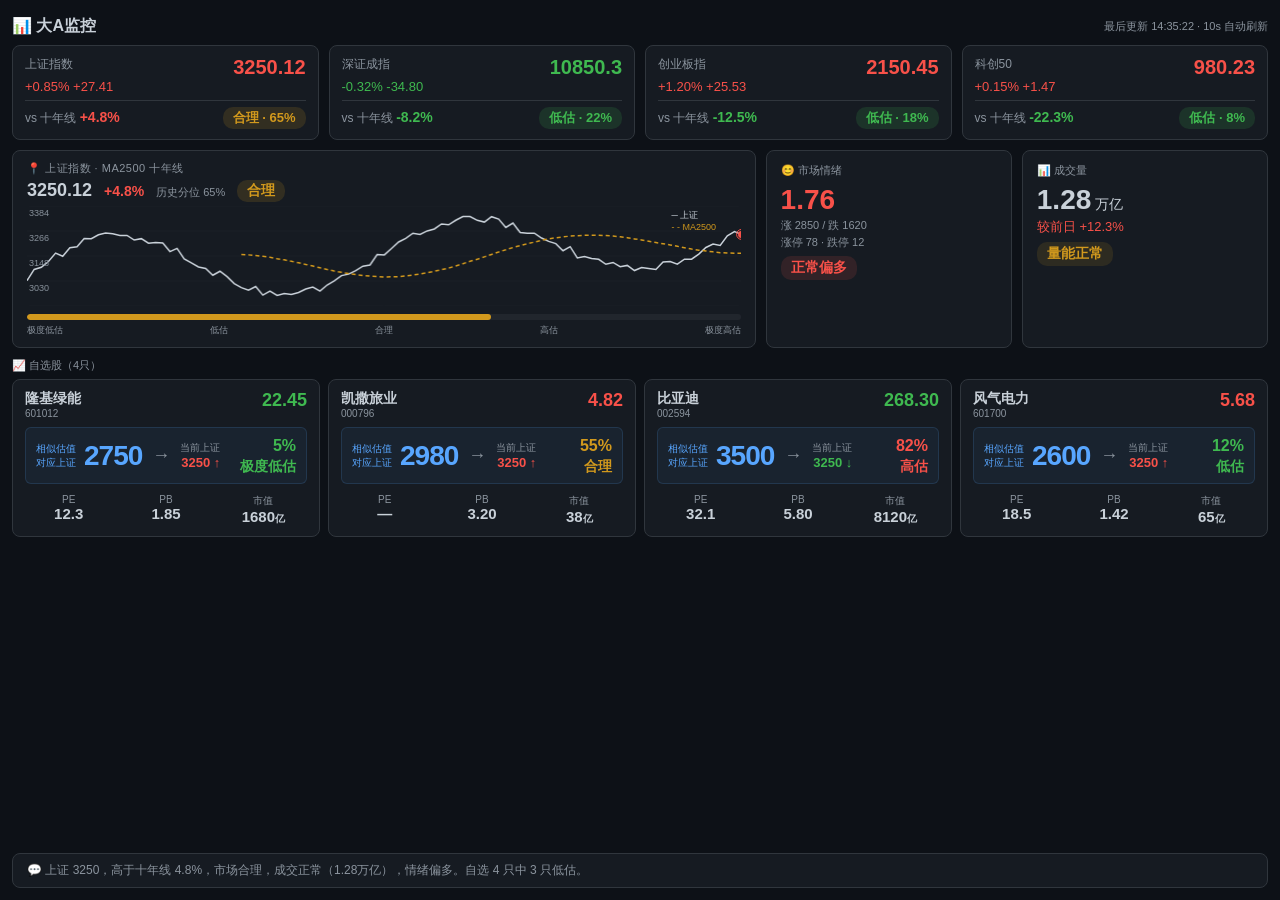
<file: prototype.html>
﻿<!DOCTYPE html>
<html lang="zh-CN">
<head>
<meta charset="UTF-8">
<meta name="viewport" content="width=device-width, initial-scale=1.0">
<title>大A监控 V1 布局原型</title>
<style>
  :root {
    --bg: #0d1117; --card-bg: #161b22; --border: #30363d;
    --text: #c9d1d9; --text-dim: #8b949e;
    --red: #f85149; --green: #3fb950; --blue: #58a6ff;
    --orange: #d2991d; --purple: #a371f7;
    --radius: 8px; --gap: 10px;
  }
  * { margin: 0; padding: 0; box-sizing: border-box; }
  body {
    background: var(--bg); color: var(--text);
    font-family: -apple-system, BlinkMacSystemFont, "Segoe UI", "PingFang SC", "Microsoft YaHei", sans-serif;
    font-size: 13px; padding: 12px; height: 100vh;
    display: flex; flex-direction: column; overflow: hidden;
  }
  .header {
    display: flex; justify-content: space-between; align-items: center;
    padding: 4px 0 8px; flex-shrink: 0;
  }
  .header h1 { font-size: 16px; font-weight: 600; }
  .header .update { color: var(--text-dim); font-size: 11px; }

  /* index row */
  .index-row {
    display: grid; grid-template-columns: repeat(4, 1fr); gap: var(--gap);
    margin-bottom: var(--gap); flex-shrink: 0;
  }
  .index-card {
    background: var(--card-bg); border: 1px solid var(--border);
    border-radius: var(--radius); padding: 10px 12px;
  }
  .index-card .ic-top { display: flex; justify-content: space-between; align-items: flex-start; }
  .index-card .ic-name { font-size: 12px; color: var(--text-dim); }
  .index-card .ic-price { font-size: 20px; font-weight: 700; }
  .index-card .ic-change { font-size: 13px; }
  .index-card .ic-ma {
    margin-top: 6px; padding-top: 6px; border-top: 1px solid var(--border);
    display: flex; justify-content: space-between; align-items: center;
    font-size: 12px; color: var(--text-dim);
  }
  .index-card .ic-ma .ma-pct { font-weight: 700; font-size: 14px; }
  .up { color: var(--red); } .down { color: var(--green); }

  .pill { display:inline-block; padding:2px 10px; border-radius:10px; font-size:13px; font-weight:700; }
  .pill.low { background: rgba(63,185,80,0.15); color: var(--green); }
  .pill.fair { background: rgba(210,153,29,0.15); color: var(--orange); }
  .pill.high { background: rgba(248,81,73,0.15); color: var(--red); }

  /* row2 */
  .row2 {
    display: grid; grid-template-columns: 3fr 1fr 1fr; gap: var(--gap);
    margin-bottom: var(--gap); flex-shrink: 0;
  }
  .ma2500-card {
    background: var(--card-bg); border: 1px solid var(--border);
    border-radius: var(--radius); padding: 10px 14px;
    display: flex; flex-direction: column;
  }
  .ma2500-card .label { font-size: 11px; color: var(--text-dim); letter-spacing: 0.5px; margin-bottom: 4px; }
  .ma2500-card .ma-row {
    display: flex; align-items: baseline; gap: 12px;
  }
  .ma2500-card .ma-val { font-size: 18px; font-weight: 700; }
  .ma2500-card .ma-deviation { font-size: 14px; font-weight: 700; }
  .ma2500-card canvas { flex: 1; width: 100%; min-height: 0; margin: 4px 0; border-radius: 4px; }
  .ma2500-card .bar-bg {
    height: 6px; background: #21262d; border-radius: 3px; margin: 4px 0; position: relative; overflow: hidden;
  }
  .ma2500-card .bar-fill { height: 100%; border-radius: 3px; background: var(--orange); }
  .ma2500-card .zone-row {
    display: flex; justify-content: space-between; font-size: 9px; color: var(--text-dim);
  }
  .zone-tag {
    display: inline-block; padding: 2px 10px; border-radius: 10px; font-size: 14px; font-weight: 700;
    align-self: flex-start;
  }

  .sent-card, .vol-card {
    background: var(--card-bg); border: 1px solid var(--border);
    border-radius: var(--radius); padding: 12px 14px;
  }
  .sent-card .label, .vol-card .label { font-size: 11px; color: var(--text-dim); margin-bottom: 6px; }
  .sent-card .ratio { font-size: 28px; font-weight: 700; }
  .sent-card .detail { color: var(--text-dim); font-size: 11px; margin-top: 2px; }
  .mood { display:inline-block; margin-top:6px; padding:3px 10px; border-radius:10px; font-size:14px; font-weight:700; }
  .mood.positive { background: rgba(248,81,73,0.12); color: var(--red); }

  .vol-card .vol-val { font-size: 28px; font-weight: 700; }
  .vol-card .vol-change { font-size: 13px; margin-top: 2px; }
  .vol-tag { display:inline-block; margin-top:6px; padding:3px 10px; border-radius:10px; font-size:14px; font-weight:700; }
  .vol-tag.normal { background: rgba(210,153,29,0.12); color: var(--orange); }

  /* stock grid */
  .stock-section {
    flex: 1; display: flex; flex-direction: column; min-height: 0; margin-bottom: var(--gap);
  }
  .stock-section .section-title {
    font-size: 11px; color: var(--text-dim); margin-bottom: 6px; flex-shrink: 0;
  }
  .stock-grid {
    display: grid; grid-template-columns: repeat(auto-fill, minmax(280px, 1fr));
    gap: 8px; overflow-y: auto; flex: 1; align-content: start;
  }
  .stock-card {
    background: var(--card-bg); border: 1px solid var(--border);
    border-radius: var(--radius); padding: 10px 12px;
  }
  .stock-card .sc-top {
    display: flex; justify-content: space-between; align-items: flex-start; margin-bottom: 8px;
  }
  .stock-card .sc-name { font-size: 14px; font-weight: 700; }
  .stock-card .sc-code { font-size: 10px; color: var(--text-dim); }
  .stock-card .sc-price { font-size: 18px; font-weight: 700; }

  /* 大盘映射 */
  .stock-card .sc-mapping {
    background: rgba(88,166,255,0.06); border: 1px solid rgba(88,166,255,0.15);
    border-radius: 6px; padding: 8px 10px; margin-bottom: 8px;
    display: flex; align-items: center; gap: 8px;
  }
  .stock-card .sc-mapping .map-label { font-size: 10px; color: var(--blue); white-space: nowrap; }
  .stock-card .sc-mapping .map-big { font-size: 28px; font-weight: 800; color: var(--blue); letter-spacing: -1px; }
  .stock-card .sc-mapping .map-arrow { font-size: 16px; font-weight: 700; }
  .stock-card .sc-mapping .map-current { text-align: right; min-width: 0; }
  .stock-card .sc-mapping .map-cur-label { font-size: 10px; color: var(--text-dim); }
  .stock-card .sc-mapping .map-cur-val { font-size: 13px; font-weight: 700; }
  .sc-mapping .map-divider { color: var(--text-dim); font-size: 18px; margin: 0 2px; }
  .sc-mapping .map-conclusion { margin-left: auto; font-size: 14px; font-weight: 700; text-align: right; line-height: 1.3; }
  .sc-mapping .map-conclusion .mc-pct { font-size: 16px; }

  /* 基本面 */
  .stock-card .sc-fund {
    display: flex; gap: 10px; padding-top: 2px;
  }
  .stock-card .sc-fund .kv { flex: 1; text-align: center; }
  .stock-card .sc-fund .kv .k { font-size: 10px; color: var(--text-dim); }
  .stock-card .sc-fund .kv .v { font-size: 15px; font-weight: 700; }

  .footer {
    background: var(--card-bg); border: 1px solid var(--border);
    border-radius: var(--radius); padding: 8px 14px;
    font-size: 12px; color: var(--text-dim); flex-shrink: 0;
  }
</style>
</head>
<body>

<div class="header">
  <h1>📊 大A监控</h1>
  <span class="update">最后更新 14:35:22 · 10s 自动刷新</span>
</div>

<div class="index-row">
  <div class="index-card">
    <div class="ic-top"><span class="ic-name">上证指数</span><span class="ic-price up">3250.12</span></div>
    <div class="ic-change up">+0.85% +27.41</div>
    <div class="ic-ma">
      <span>vs 十年线 <span class="ma-pct up">+4.8%</span></span>
      <span class="pill fair">合理 · 65%</span>
    </div>
  </div>
  <div class="index-card">
    <div class="ic-top"><span class="ic-name">深证成指</span><span class="ic-price down">10850.3</span></div>
    <div class="ic-change down">-0.32% -34.80</div>
    <div class="ic-ma">
      <span>vs 十年线 <span class="ma-pct down">-8.2%</span></span>
      <span class="pill low">低估 · 22%</span>
    </div>
  </div>
  <div class="index-card">
    <div class="ic-top"><span class="ic-name">创业板指</span><span class="ic-price up">2150.45</span></div>
    <div class="ic-change up">+1.20% +25.53</div>
    <div class="ic-ma">
      <span>vs 十年线 <span class="ma-pct down">-12.5%</span></span>
      <span class="pill low">低估 · 18%</span>
    </div>
  </div>
  <div class="index-card">
    <div class="ic-top"><span class="ic-name">科创50</span><span class="ic-price up">980.23</span></div>
    <div class="ic-change up">+0.15% +1.47</div>
    <div class="ic-ma">
      <span>vs 十年线 <span class="ma-pct down">-22.3%</span></span>
      <span class="pill low">低估 · 8%</span>
    </div>
  </div>
</div>

<div class="row2">
  <div class="ma2500-card">
    <div class="label">📍 上证指数 · MA2500 十年线</div>
    <div class="ma-row">
      <span class="ma-val">3250.12</span>
      <span class="ma-deviation up">+4.8%</span>
      <span style="font-size:11px;color:var(--text-dim);">历史分位 65%</span>
      <span class="zone-tag pill fair">合理</span>
    </div>
    <canvas id="maChart"></canvas>
    <div class="bar-bg"><div class="bar-fill" style="width:65%"></div></div>
    <div class="zone-row">
      <span>极度低估</span><span>低估</span><span>合理</span><span>高估</span><span>极度高估</span>
    </div>
  </div>

  <div class="sent-card">
    <div class="label">😊 市场情绪</div>
    <div class="ratio up">1.76</div>
    <div class="detail">涨 2850 / 跌 1620</div>
    <div class="detail">涨停 78 · 跌停 12</div>
    <span class="mood positive">正常偏多</span>
  </div>

  <div class="vol-card">
    <div class="label">📊 成交量</div>
    <div class="vol-val">1.28<span style="font-size:14px;font-weight:400"> 万亿</span></div>
    <div class="vol-change up">较前日 +12.3%</div>
    <span class="vol-tag normal">量能正常</span>
  </div>
</div>

<div class="stock-section">
  <div class="section-title">📈 自选股（4只）</div>
  <div class="stock-grid">
    <!-- 隆基绿能 -->
    <div class="stock-card">
      <div class="sc-top">
        <div><div class="sc-name">隆基绿能</div><div class="sc-code">601012</div></div>
        <div class="sc-price down">22.45</div>
      </div>
      <div class="sc-mapping">
        <span class="map-label">相似估值<br>对应上证</span>
        <span class="map-big">2750</span>
        <span class="map-divider">→</span>
        <span class="map-current">
          <div class="map-cur-label">当前上证</div>
          <div class="map-cur-val up">3250 ↑</div>
        </span>
        <span class="map-conclusion" style="color:var(--green);"><span class="mc-pct">5%</span><br>极度低估</span>
      </div>
      <div class="sc-fund">
        <div class="kv"><div class="k">PE</div><div class="v">12.3</div></div>
        <div class="kv"><div class="k">PB</div><div class="v">1.85</div></div>
        <div class="kv"><div class="k">市值</div><div class="v">1680<span style="font-size:10px">亿</span></div></div>
      </div>
    </div>
    <!-- 凯撒旅业 -->
    <div class="stock-card">
      <div class="sc-top">
        <div><div class="sc-name">凯撒旅业</div><div class="sc-code">000796</div></div>
        <div class="sc-price up">4.82</div>
      </div>
      <div class="sc-mapping">
        <span class="map-label">相似估值<br>对应上证</span>
        <span class="map-big">2980</span>
        <span class="map-divider">→</span>
        <span class="map-current">
          <div class="map-cur-label">当前上证</div>
          <div class="map-cur-val up">3250 ↑</div>
        </span>
        <span class="map-conclusion" style="color:var(--orange);"><span class="mc-pct">55%</span><br>合理</span>
      </div>
      <div class="sc-fund">
        <div class="kv"><div class="k">PE</div><div class="v">—</div></div>
        <div class="kv"><div class="k">PB</div><div class="v">3.20</div></div>
        <div class="kv"><div class="k">市值</div><div class="v">38<span style="font-size:10px">亿</span></div></div>
      </div>
    </div>
    <!-- 比亚迪 -->
    <div class="stock-card">
      <div class="sc-top">
        <div><div class="sc-name">比亚迪</div><div class="sc-code">002594</div></div>
        <div class="sc-price down">268.30</div>
      </div>
      <div class="sc-mapping">
        <span class="map-label">相似估值<br>对应上证</span>
        <span class="map-big">3500</span>
        <span class="map-divider">→</span>
        <span class="map-current">
          <div class="map-cur-label">当前上证</div>
          <div class="map-cur-val down">3250 ↓</div>
        </span>
        <span class="map-conclusion" style="color:var(--red);"><span class="mc-pct">82%</span><br>高估</span>
      </div>
      <div class="sc-fund">
        <div class="kv"><div class="k">PE</div><div class="v">32.1</div></div>
        <div class="kv"><div class="k">PB</div><div class="v">5.80</div></div>
        <div class="kv"><div class="k">市值</div><div class="v">8120<span style="font-size:10px">亿</span></div></div>
      </div>
    </div>
    <!-- 风气电力 -->
    <div class="stock-card">
      <div class="sc-top">
        <div><div class="sc-name">风气电力</div><div class="sc-code">601700</div></div>
        <div class="sc-price up">5.68</div>
      </div>
      <div class="sc-mapping">
        <span class="map-label">相似估值<br>对应上证</span>
        <span class="map-big">2600</span>
        <span class="map-divider">→</span>
        <span class="map-current">
          <div class="map-cur-label">当前上证</div>
          <div class="map-cur-val up">3250 ↑</div>
        </span>
        <span class="map-conclusion" style="color:var(--green);"><span class="mc-pct">12%</span><br>低估</span>
      </div>
      <div class="sc-fund">
        <div class="kv"><div class="k">PE</div><div class="v">18.5</div></div>
        <div class="kv"><div class="k">PB</div><div class="v">1.42</div></div>
        <div class="kv"><div class="k">市值</div><div class="v">65<span style="font-size:10px">亿</span></div></div>
      </div>
    </div>
  </div>
</div>

<div class="footer">
  💬 上证 3250，高于十年线 4.8%，市场合理，成交正常（1.28万亿），情绪偏多。自选 4 只中 3 只低估。
</div>

<script>
(function() {
  var canvas = document.getElementById("maChart");
  var dpr = window.devicePixelRatio || 1;
  var rect = canvas.parentElement.getBoundingClientRect();
  var W = rect.width - 28; var H = 100;
  canvas.width = W * dpr; canvas.height = H * dpr;
  canvas.style.width = W + "px"; canvas.style.height = H + "px";
  var ctx = canvas.getContext("2d"); ctx.scale(dpr, dpr);

  var points = [];
  var base = 3150, amp = 180;
  for (var i = 0; i < 100; i++) {
    var t = i / 99;
    var wave = Math.sin(t * Math.PI * 4) * amp * (1 - t * 0.3);
    var drift = (t - 0.5) * 200;
    var noise = (Math.random() - 0.5) * 40;
    points.push(base + wave + drift + noise);
  }
  points.push(3250);

  var min = Math.min.apply(null, points) - 50;
  var max = Math.max.apply(null, points) + 50;
  var range = max - min;

  function x(i) { return (i / (points.length - 1)) * W; }
  function y(v) { return H - ((v - min) / range) * H; }

  ctx.strokeStyle = "#21262d"; ctx.lineWidth = 0.5;
  for (var g = 0; g <= 4; g++) {
    var gy = (H / 4) * g;
    ctx.beginPath(); ctx.moveTo(0, gy); ctx.lineTo(W, gy); ctx.stroke();
  }

  ctx.strokeStyle = "#c9d1d9"; ctx.lineWidth = 1.5;
  ctx.beginPath();
  for (var i = 0; i < points.length; i++) {
    if (i === 0) ctx.moveTo(x(i), y(points[i])); else ctx.lineTo(x(i), y(points[i]));
  }
  ctx.stroke();

  ctx.strokeStyle = "#d2991d"; ctx.lineWidth = 1.5;
  ctx.setLineDash([4, 3]);
  ctx.beginPath();
  var ws = 30;
  for (var i = ws; i < points.length; i++) {
    var sum = 0;
    for (var j = i - ws; j <= i; j++) sum += points[j];
    var avg = sum / (ws + 1);
    if (i === ws) ctx.moveTo(x(i), y(avg)); else ctx.lineTo(x(i), y(avg));
  }
  ctx.stroke(); ctx.setLineDash([]);

  var lx = x(points.length - 1), ly = y(points[points.length - 1]);
  ctx.fillStyle = "#f85149"; ctx.beginPath(); ctx.arc(lx, ly, 3.5, 0, Math.PI * 2); ctx.fill();
  ctx.strokeStyle = "#f85149"; ctx.lineWidth = 1;
  ctx.beginPath(); ctx.arc(lx, ly, 5, 0, Math.PI * 2); ctx.stroke();

  ctx.fillStyle = "#8b949e"; ctx.font = "9px sans-serif"; ctx.textAlign = "left";
  for (var g = 0; g <= 4; g++) {
    ctx.fillText(Math.round(max - (range / 4) * g), 2, (H / 4) * g + 10);
  }
  ctx.fillStyle = "#c9d1d9"; ctx.fillText("─ 上证", W - 70, 12);
  ctx.fillStyle = "#d2991d"; ctx.fillText("- - MA2500", W - 70, 24);
})();
</script>

</body>
</html>
</file>
